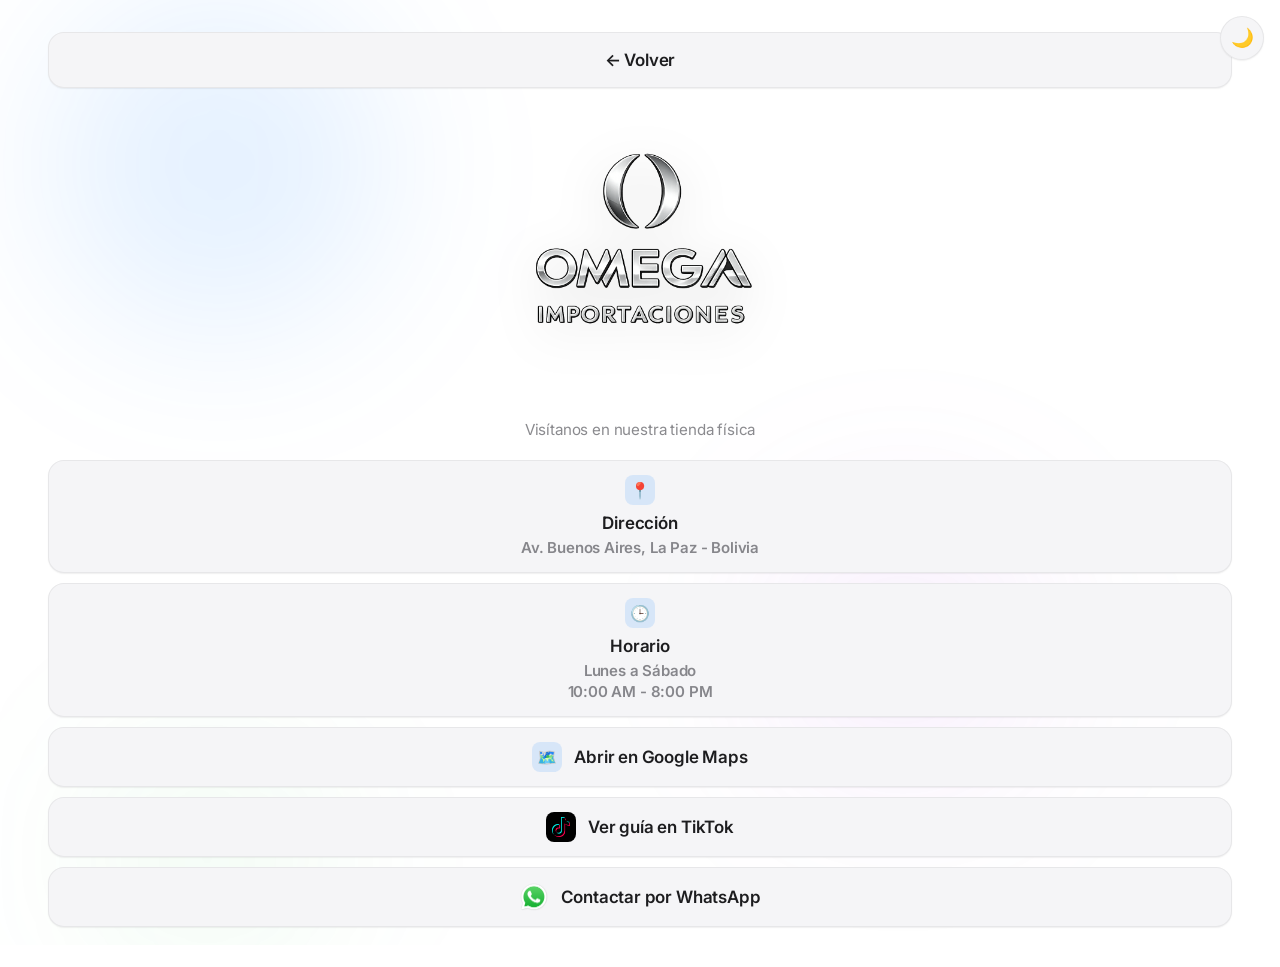
<file: pages/ubicacion.html>
<!DOCTYPE html>
<html lang="es">

<head>

    <!-- META -->
    <meta charset="UTF-8" />

    <!-- THEME INIT (evita parpadeo de tema equivocado al cargar) -->
    <script>
        (function () {
            try {
                if (localStorage.getItem('omega-theme') === 'dark') {
                    document.documentElement.setAttribute('data-theme', 'dark');
                    var m = document.querySelector('meta[name="theme-color"]');
                    if (m) m.setAttribute('content', '#000000');
                }
            } catch (e) { }
        })();
    </script>

    <meta name="viewport" content="width=device-width, initial-scale=1.0, viewport-fit=cover" />

    <title>
        Ubicación | OMEGA IMPORTACIONES
    </title>

    <meta name="description" content="Encuentra nuestra tienda física y cómo llegar fácilmente." />

    <meta name="theme-color" content="#ffffff" />

    <!-- GOOGLE ANALYTICS -->
    <script async src="https://www.googletagmanager.com/gtag/js?id=G-PNVK91HBNP"></script>

    <script>

        window.dataLayer =
            window.dataLayer || [];

        function gtag() {

            dataLayer.push(arguments);

        }

        gtag(
            'js',
            new Date()
        );

        gtag(
            'config',
            'G-PNVK91HBNP'
        );

    </script>

    <!-- FONTS -->
    <link rel="preconnect" href="https://fonts.googleapis.com">

    <link rel="preconnect" href="https://fonts.gstatic.com" crossorigin>

    <link href="https://fonts.googleapis.com/css2?family=Inter:wght@400;500;600;700&display=swap" rel="stylesheet">

    <!-- CSS -->
    <link rel="stylesheet" href="../css/global.css?v=3" />

</head>

<body>

    <!-- THEME TOGGLE -->
    <button id="themeToggleButton" class="theme-toggle" type="button" aria-pressed="false"
        aria-label="Cambiar a modo oscuro">

        <span class="theme-toggle-icon">
            🌙
        </span>

    </button>

    <main class="container">

        <!-- BACK BUTTON -->
        <a href="../index.html" class="main-button">

            ← Volver

        </a>

        <!-- LOGO -->
        <div class="logo-frame">
            <img src="../img/logo.png" alt="Omega Importaciones" class="logo" draggable="false">
        </div>

        <!-- SUBTEXT -->
        <p class="location-subtext">

            Visítanos en nuestra tienda física

        </p>

        <!-- INFO CARDS -->
        <section class="buttons-container">

            <!-- DIRECCION -->
            <div class="main-button info-card">

                <span class="emoji-icon">
                    📍
                </span>

                <div class="info-content">

                    <h3>
                        Dirección
                    </h3>

                    <p>
                        Av. Buenos Aires, La Paz - Bolivia
                    </p>

                </div>

            </div>

            <!-- HORARIOS -->
            <div class="main-button info-card">

                <span class="emoji-icon">
                    🕒
                </span>

                <div class="info-content">

                    <h3>
                        Horario
                    </h3>

                    <p>
                        Lunes a Sábado<br>
                        10:00 AM - 8:00 PM
                    </p>

                </div>

            </div>

            <!-- GOOGLE MAPS -->
            <a href="https://maps.app.goo.gl/xFjwGQCcVAUb3Mdr5" target="_blank" rel="noopener noreferrer"
                class="main-button">

                <span class="emoji-icon">
                    🗺️
                </span>

                <span>
                    Abrir en Google Maps
                </span>

            </a>

            <!-- TIKTOK GUIDE -->
            <a href="https://vt.tiktok.com/ZS9sLWaJa/" target="_blank" rel="noopener noreferrer" class="main-button">

                <img src="../img/t_logo.png" alt="TikTok" class="button-icon" draggable="false">

                <span>
                    Ver guía en TikTok
                </span>

            </a>

            <!-- WHATSAPP -->
            <a href="https://wa.me/59164216262?text=Hola,%20quiero%20información%20sobre%20la%20ubicación%20de%20la%20tienda"
                target="_blank" rel="noopener noreferrer" class="main-button">

                <img src="../img/w_logo.png" alt="WhatsApp" class="button-icon" draggable="false">

                <span>
                    Contactar por WhatsApp
                </span>

            </a>

        </section>

    </main>

    <!-- BACKGROUND SCRIPT -->
    <script src="../js/background.js"></script>

    <script src="../js/themeToggle.js"></script>

</body>

</html>
</file>
<file: css/global.css>
/* =========================
   BASE
========================= */

@import url('./base/reset.css');
@import url('./base/variables.css');
@import url('./base/body.css');


/* =========================
   LAYOUT
========================= */

@import url('./layout/container.css');


/* =========================
   COMPONENTS
========================= */

@import url('./components/logo.css');
@import url('./components/buttons.css');
@import url('./components/cards.css');
@import url('./components/icons.css');
@import url('./components/carousel.css');
@import url('./components/fab.css');
@import url('./components/theme-toggle.css');


/* =========================
   PAGES
========================= */

@import url('./pages/location.css');
@import url('./pages/catalog.css');


/* =========================
   RESPONSIVE
========================= */

@import url('./responsive/mobile.css');
</file>
